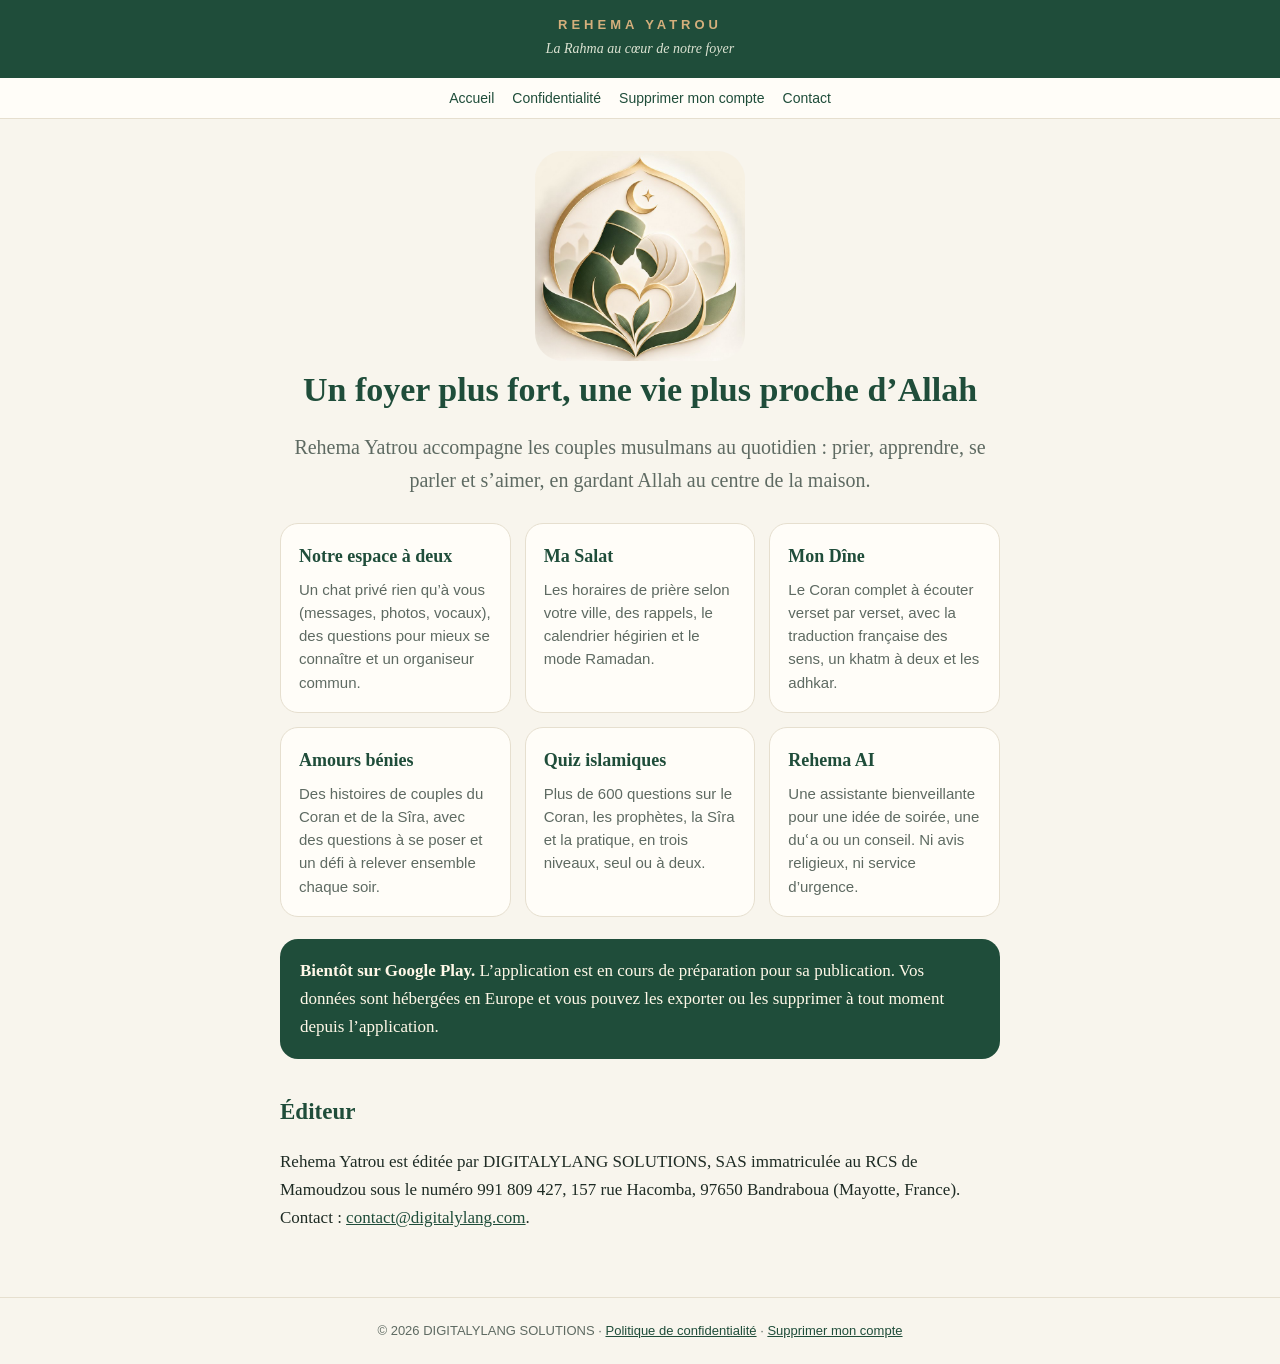
<file: index.html>
<!DOCTYPE html>
<html lang="fr">
<head>
<meta charset="utf-8">
<meta name="viewport" content="width=device-width, initial-scale=1">
<title>Rehema Yatrou — La Rahma au cœur de notre foyer</title>
<meta name="description" content="Rehema Yatrou, l’application des couples musulmans : prière, Coran audio et traduction, histoires d’amour du Coran et de la Sîra, quiz islamiques et espace privé à deux.">
<link rel="icon" href="logo.jpg">
<link rel="stylesheet" href="style.css">
</head>
<body>
<header><a href="index.html"><div class="marque">REHEMA YATROU</div><div class="devise">La Rahma au cœur de notre foyer</div></a></header>
<nav><a href="index.html">Accueil</a><a href="confidentialite.html">Confidentialité</a><a href="supprimer-mon-compte.html">Supprimer mon compte</a><a href="mailto:contact@digitalylang.com">Contact</a></nav>
<main>
  <section class="hero">
    <img src="logo.jpg" alt="Logo de Rehema Yatrou : un couple sous un croissant, entouré de feuilles en forme de cœur">
    <h1>Un foyer plus fort, une vie plus proche d’Allah</h1>
    <p class="accroche">Rehema Yatrou accompagne les couples musulmans au quotidien : prier, apprendre, se parler et s’aimer, en gardant Allah au centre de la maison.</p>
  </section>

  <div class="cartes">
    <div class="carte"><h3>Notre espace à deux</h3><p>Un chat privé rien qu’à vous (messages, photos, vocaux), des questions pour mieux se connaître et un organiseur commun.</p></div>
    <div class="carte"><h3>Ma Salat</h3><p>Les horaires de prière selon votre ville, des rappels, le calendrier hégirien et le mode Ramadan.</p></div>
    <div class="carte"><h3>Mon Dîne</h3><p>Le Coran complet à écouter verset par verset, avec la traduction française des sens, un khatm à deux et les adhkar.</p></div>
    <div class="carte"><h3>Amours bénies</h3><p>Des histoires de couples du Coran et de la Sîra, avec des questions à se poser et un défi à relever ensemble chaque soir.</p></div>
    <div class="carte"><h3>Quiz islamiques</h3><p>Plus de 600 questions sur le Coran, les prophètes, la Sîra et la pratique, en trois niveaux, seul ou à deux.</p></div>
    <div class="carte"><h3>Rehema AI</h3><p>Une assistante bienveillante pour une idée de soirée, une duʿa ou un conseil. Ni avis religieux, ni service d’urgence.</p></div>
  </div>

  <div class="encart">
    <strong>Bientôt sur Google Play.</strong> L’application est en cours de préparation pour sa publication. Vos données sont hébergées en Europe et vous pouvez les exporter ou les supprimer à tout moment depuis l’application.
  </div>

  <h2>Éditeur</h2>
  <p>Rehema Yatrou est éditée par DIGITALYLANG SOLUTIONS, SAS immatriculée au RCS de Mamoudzou sous le numéro 991 809 427, 157 rue Hacomba, 97650 Bandraboua (Mayotte, France). Contact : <a href="mailto:contact@digitalylang.com">contact@digitalylang.com</a>.</p>
</main>
<footer>© 2026 DIGITALYLANG SOLUTIONS · <a href="confidentialite.html">Politique de confidentialité</a> · <a href="supprimer-mon-compte.html">Supprimer mon compte</a></footer>
</body>
</html>
</file>
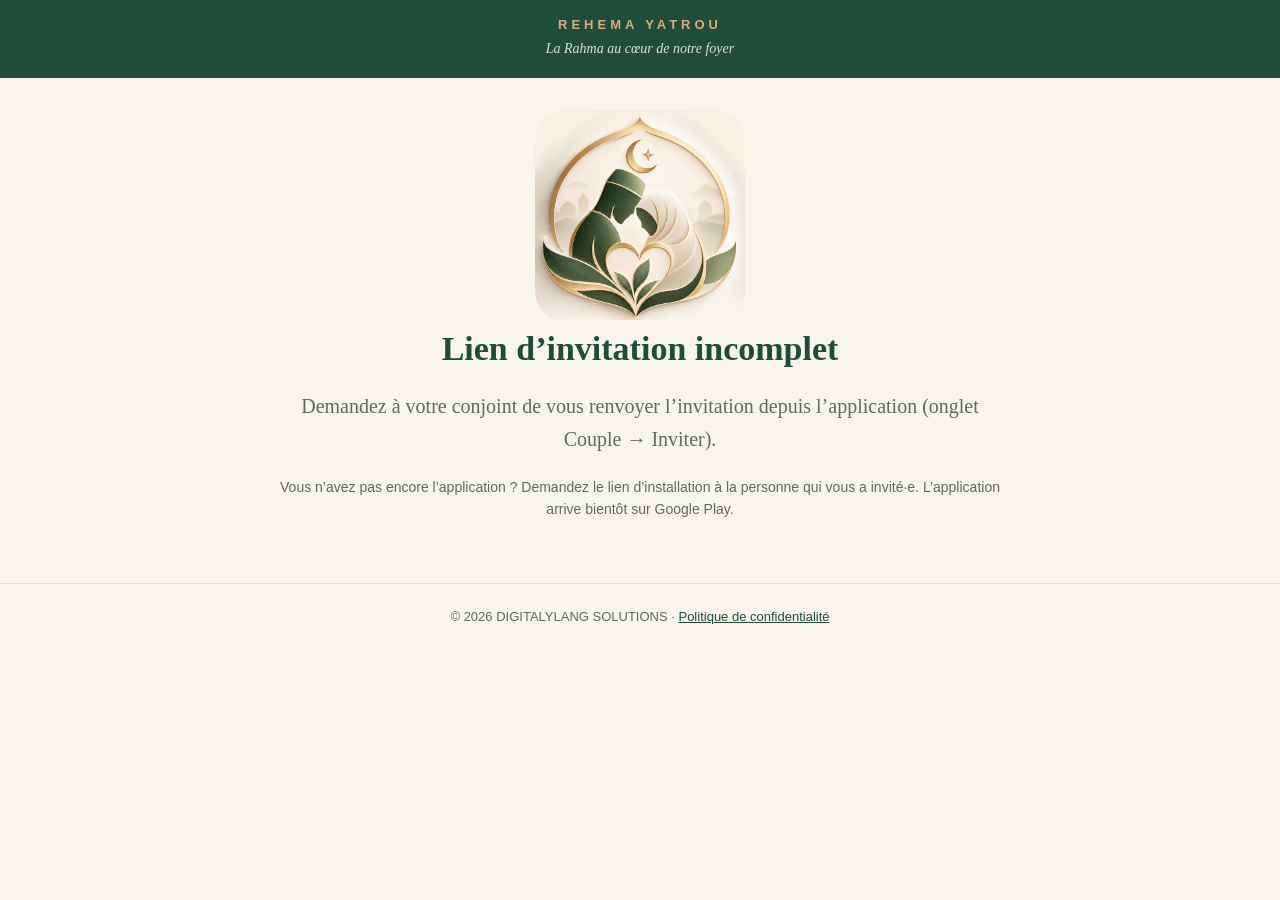
<file: invite/index.html>
<!DOCTYPE html>
<html lang="fr">
<head>
<meta charset="utf-8">
<meta name="viewport" content="width=device-width, initial-scale=1">
<title>Invitation — Rehema Yatrou</title>
<meta name="robots" content="noindex">
<link rel="icon" href="../logo.jpg">
<link rel="stylesheet" href="../style.css">
<style>
  .bouton { display: block; text-align: center; background: var(--vert); color: #FFF8E8; text-decoration: none; font: 600 17px Arial, Helvetica, sans-serif; padding: 16px; border-radius: 16px; margin: 22px 0 12px; }
  .code { font: 600 15px 'Courier New', monospace; background: #FFFDF8; border: 1px dashed var(--or); border-radius: 12px; padding: 12px; word-break: break-all; text-align: center; }
  .copier { display: block; margin: 10px auto 0; background: none; border: 1px solid var(--vert); color: var(--vert); border-radius: 12px; padding: 9px 16px; font: 14px Arial, Helvetica, sans-serif; }
</style>
</head>
<body>
<header><a href="../index.html"><div class="marque">REHEMA YATROU</div><div class="devise">La Rahma au cœur de notre foyer</div></a></header>
<main class="hero">
  <img src="../logo.jpg" alt="Logo de Rehema Yatrou">
  <h1>Vous êtes invité·e à rejoindre un espace Rehema Yatrou 🤍</h1>
  <p class="accroche">Votre conjoint vous attend dans votre espace à deux.</p>
  <a id="ouvrir" class="bouton" href="#">Ouvrir l’invitation dans l’application</a>
  <div id="bloc-code">
    <p class="note">Si l’application ne s’ouvre pas : ouvrez Rehema Yatrou, allez dans <strong>Couple → Rejoindre</strong> et collez ce code :</p>
    <div class="code" id="code"></div>
    <button class="copier" id="copier" type="button">Copier le code</button>
  </div>
  <p class="note">Vous n’avez pas encore l’application ? Demandez le lien d’installation à la personne qui vous a invité·e. L’application arrive bientôt sur Google Play.</p>
</main>
<footer>© 2026 DIGITALYLANG SOLUTIONS · <a href="../confidentialite.html">Politique de confidentialité</a></footer>
<script>
  (function () {
    var params = new URLSearchParams(window.location.search);
    var code = (params.get('code') || '').trim();
    var valide = /^[A-Za-z0-9-]{6,120}$/.test(code);
    var bouton = document.getElementById('ouvrir');
    if (!valide) {
      bouton.style.display = 'none';
      document.getElementById('bloc-code').style.display = 'none';
      document.querySelector('h1').textContent = 'Lien d’invitation incomplet';
      document.querySelector('.accroche').textContent = 'Demandez à votre conjoint de vous renvoyer l’invitation depuis l’application (onglet Couple → Inviter).';
      return;
    }
    var schema = 'rehema://invite?code=' + encodeURIComponent(code);
    var android = /Android/i.test(navigator.userAgent);
    bouton.href = android
      ? 'intent://invite?code=' + encodeURIComponent(code) + '#Intent;scheme=rehema;package=com.rehemayatrou.app;end'
      : schema;
    document.getElementById('code').textContent = code;
    document.getElementById('copier').addEventListener('click', function () {
      var b = this;
      (navigator.clipboard ? navigator.clipboard.writeText(code) : Promise.reject()).then(function () { b.textContent = 'Code copié ✓'; }, function () { b.textContent = 'Sélectionnez le code ci-dessus pour le copier'; });
    });
  })();
</script>
</body>
</html>
</file>
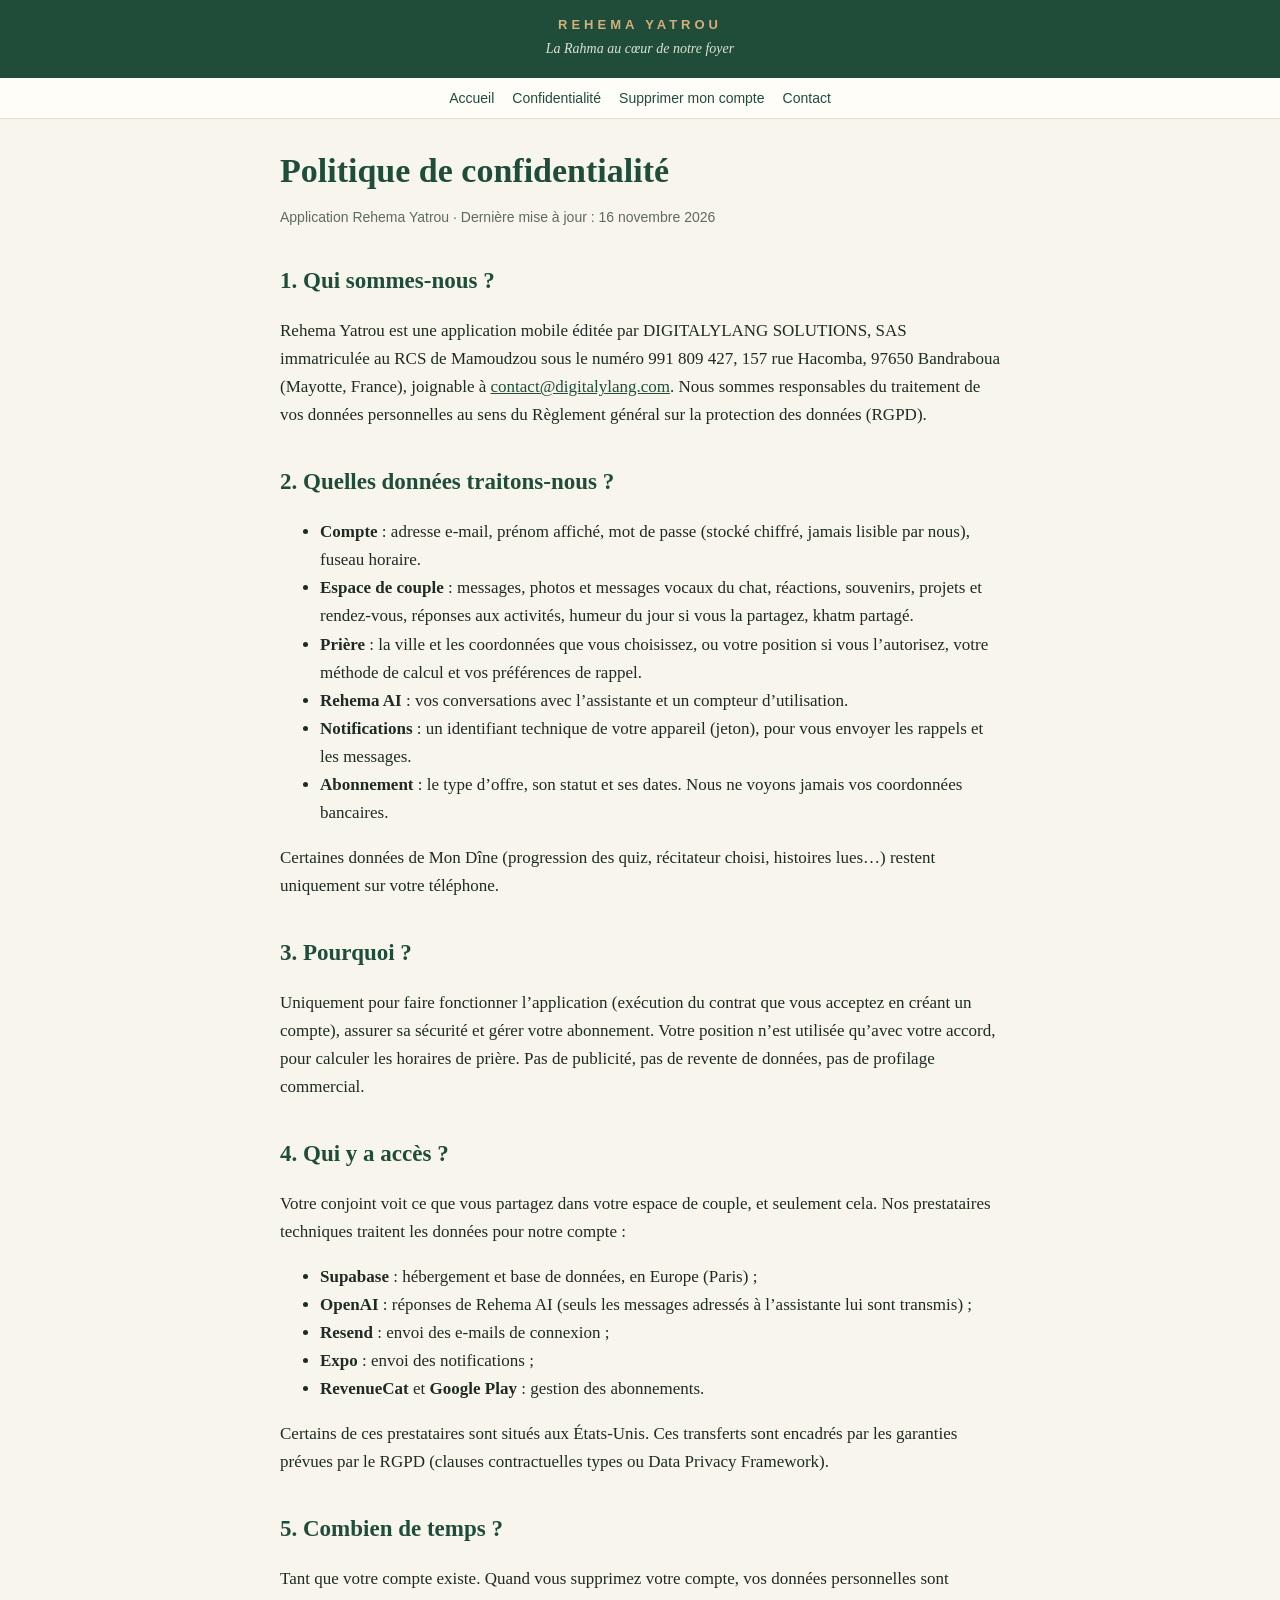
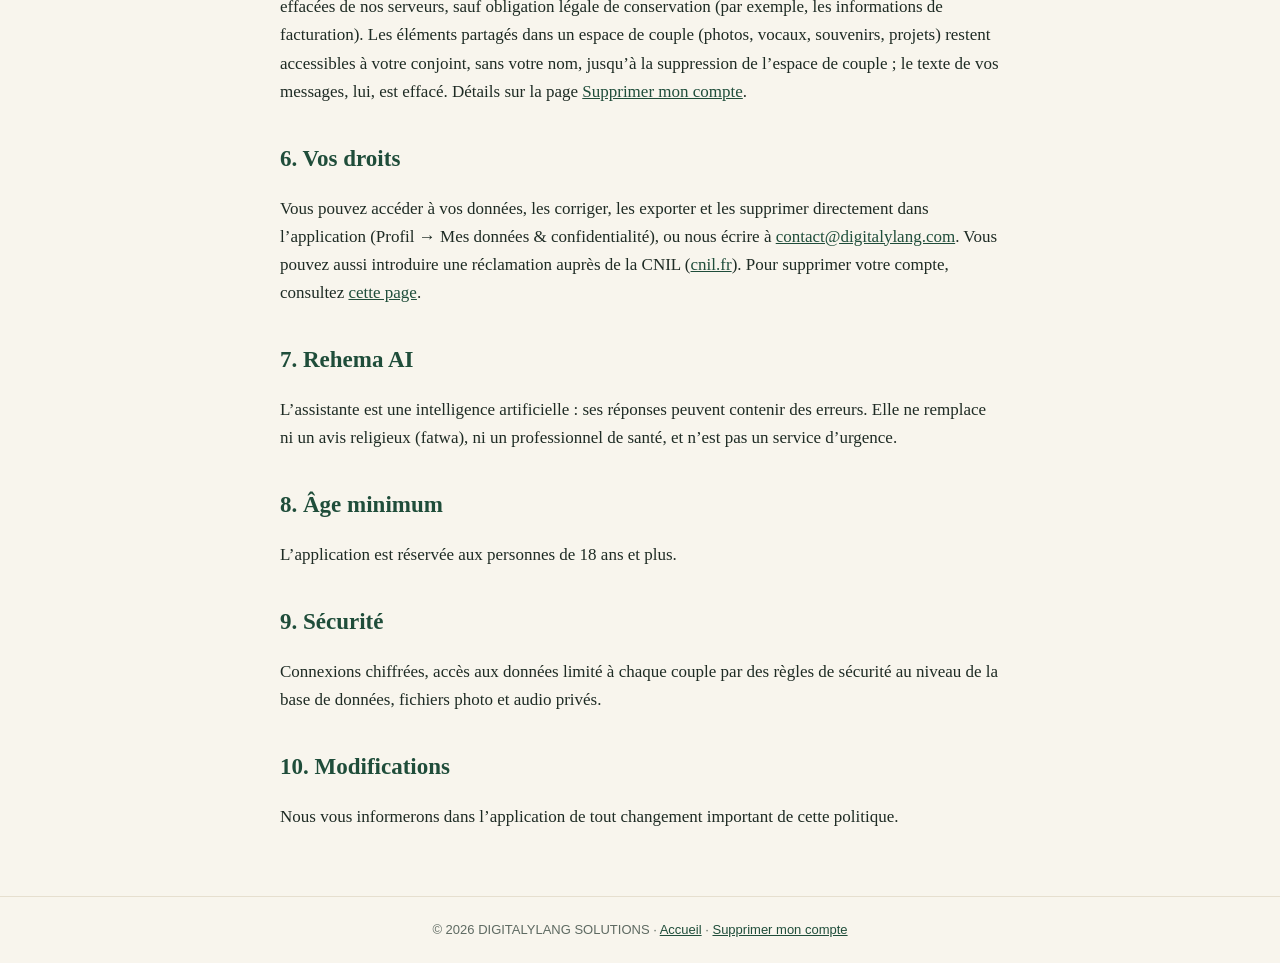
<file: confidentialite.html>
<!DOCTYPE html>
<html lang="fr">
<head>
<meta charset="utf-8">
<meta name="viewport" content="width=device-width, initial-scale=1">
<title>Politique de confidentialité — Rehema Yatrou</title>
<link rel="icon" href="logo.jpg">
<link rel="stylesheet" href="style.css">
</head>
<body>
<header><a href="index.html"><div class="marque">REHEMA YATROU</div><div class="devise">La Rahma au cœur de notre foyer</div></a></header>
<nav><a href="index.html">Accueil</a><a href="confidentialite.html">Confidentialité</a><a href="supprimer-mon-compte.html">Supprimer mon compte</a><a href="mailto:contact@digitalylang.com">Contact</a></nav>
<main>
  <h1>Politique de confidentialité</h1>
  <p class="note">Application Rehema Yatrou · Dernière mise à jour : 16 novembre 2026</p>

  <h2>1. Qui sommes-nous ?</h2>
  <p>Rehema Yatrou est une application mobile éditée par DIGITALYLANG SOLUTIONS, SAS immatriculée au RCS de Mamoudzou sous le numéro 991 809 427, 157 rue Hacomba, 97650 Bandraboua (Mayotte, France), joignable à <a href="mailto:contact@digitalylang.com">contact@digitalylang.com</a>. Nous sommes responsables du traitement de vos données personnelles au sens du Règlement général sur la protection des données (RGPD).</p>

  <h2>2. Quelles données traitons-nous ?</h2>
  <ul>
    <li><strong>Compte</strong> : adresse e-mail, prénom affiché, mot de passe (stocké chiffré, jamais lisible par nous), fuseau horaire.</li>
    <li><strong>Espace de couple</strong> : messages, photos et messages vocaux du chat, réactions, souvenirs, projets et rendez-vous, réponses aux activités, humeur du jour si vous la partagez, khatm partagé.</li>
    <li><strong>Prière</strong> : la ville et les coordonnées que vous choisissez, ou votre position si vous l’autorisez, votre méthode de calcul et vos préférences de rappel.</li>
    <li><strong>Rehema AI</strong> : vos conversations avec l’assistante et un compteur d’utilisation.</li>
    <li><strong>Notifications</strong> : un identifiant technique de votre appareil (jeton), pour vous envoyer les rappels et les messages.</li>
    <li><strong>Abonnement</strong> : le type d’offre, son statut et ses dates. Nous ne voyons jamais vos coordonnées bancaires.</li>
  </ul>
  <p>Certaines données de Mon Dîne (progression des quiz, récitateur choisi, histoires lues…) restent uniquement sur votre téléphone.</p>

  <h2>3. Pourquoi ?</h2>
  <p>Uniquement pour faire fonctionner l’application (exécution du contrat que vous acceptez en créant un compte), assurer sa sécurité et gérer votre abonnement. Votre position n’est utilisée qu’avec votre accord, pour calculer les horaires de prière. Pas de publicité, pas de revente de données, pas de profilage commercial.</p>

  <h2>4. Qui y a accès ?</h2>
  <p>Votre conjoint voit ce que vous partagez dans votre espace de couple, et seulement cela. Nos prestataires techniques traitent les données pour notre compte :</p>
  <ul>
    <li><strong>Supabase</strong> : hébergement et base de données, en Europe (Paris) ;</li>
    <li><strong>OpenAI</strong> : réponses de Rehema AI (seuls les messages adressés à l’assistante lui sont transmis) ;</li>
    <li><strong>Resend</strong> : envoi des e-mails de connexion ;</li>
    <li><strong>Expo</strong> : envoi des notifications ;</li>
    <li><strong>RevenueCat</strong> et <strong>Google Play</strong> : gestion des abonnements.</li>
  </ul>
  <p>Certains de ces prestataires sont situés aux États-Unis. Ces transferts sont encadrés par les garanties prévues par le RGPD (clauses contractuelles types ou Data Privacy Framework).</p>

  <h2>5. Combien de temps ?</h2>
  <p>Tant que votre compte existe. Quand vous supprimez votre compte, vos données personnelles sont effacées de nos serveurs, sauf obligation légale de conservation (par exemple, les informations de facturation). Les éléments partagés dans un espace de couple (photos, vocaux, souvenirs, projets) restent accessibles à votre conjoint, sans votre nom, jusqu’à la suppression de l’espace de couple ; le texte de vos messages, lui, est effacé. Détails sur la page <a href="supprimer-mon-compte.html">Supprimer mon compte</a>.</p>

  <h2>6. Vos droits</h2>
  <p>Vous pouvez accéder à vos données, les corriger, les exporter et les supprimer directement dans l’application (Profil → Mes données &amp; confidentialité), ou nous écrire à <a href="mailto:contact@digitalylang.com">contact@digitalylang.com</a>. Vous pouvez aussi introduire une réclamation auprès de la CNIL (<a href="https://www.cnil.fr">cnil.fr</a>). Pour supprimer votre compte, consultez <a href="supprimer-mon-compte.html">cette page</a>.</p>

  <h2>7. Rehema AI</h2>
  <p>L’assistante est une intelligence artificielle : ses réponses peuvent contenir des erreurs. Elle ne remplace ni un avis religieux (fatwa), ni un professionnel de santé, et n’est pas un service d’urgence.</p>

  <h2>8. Âge minimum</h2>
  <p>L’application est réservée aux personnes de 18 ans et plus.</p>

  <h2>9. Sécurité</h2>
  <p>Connexions chiffrées, accès aux données limité à chaque couple par des règles de sécurité au niveau de la base de données, fichiers photo et audio privés.</p>

  <h2>10. Modifications</h2>
  <p>Nous vous informerons dans l’application de tout changement important de cette politique.</p>
</main>
<footer>© 2026 DIGITALYLANG SOLUTIONS · <a href="index.html">Accueil</a> · <a href="supprimer-mon-compte.html">Supprimer mon compte</a></footer>
</body>
</html>
</file>
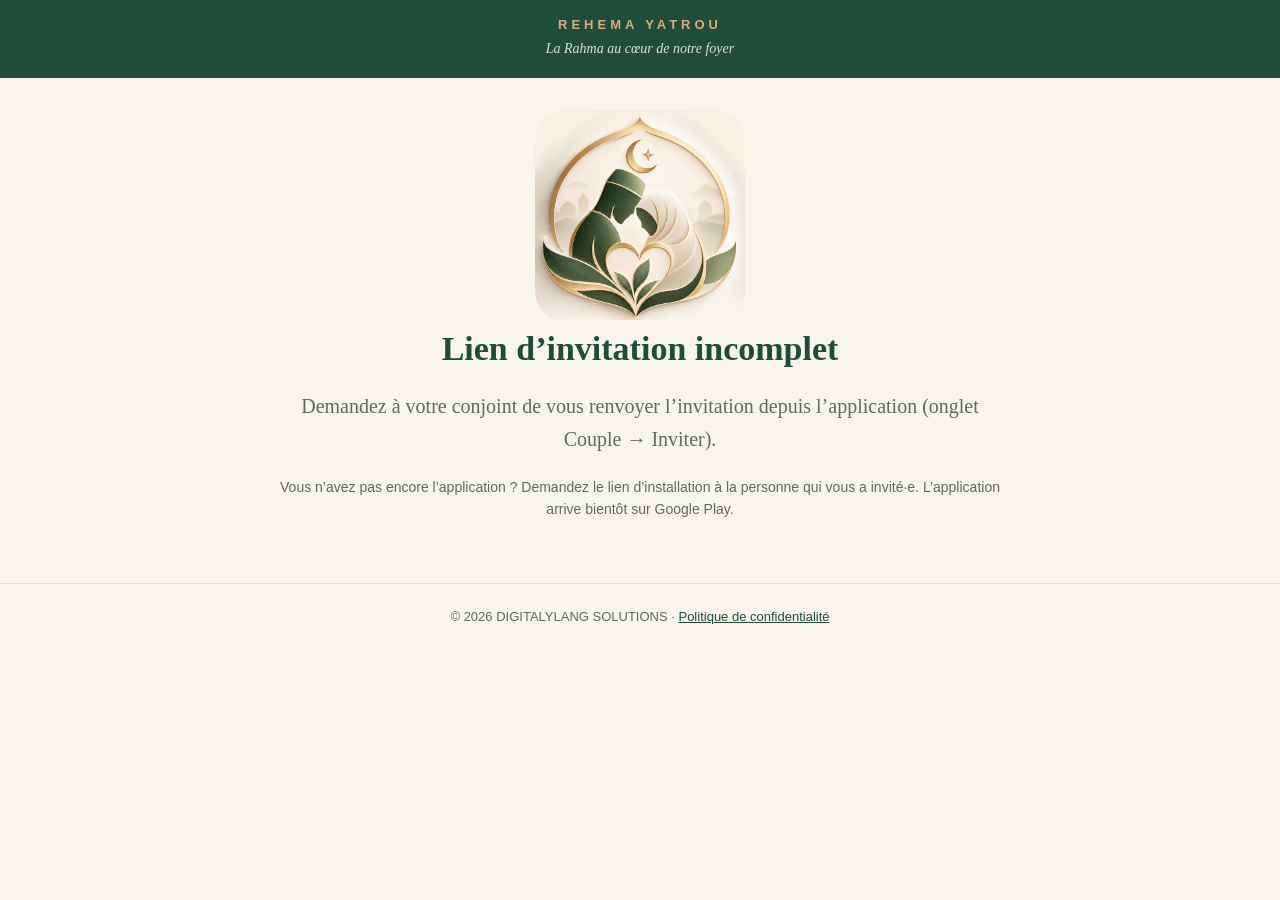
<file: invite.html>
<!DOCTYPE html>
<html lang="fr">
<head>
<meta charset="utf-8">
<meta name="viewport" content="width=device-width, initial-scale=1">
<title>Invitation — Rehema Yatrou</title>
<meta name="robots" content="noindex">
<link rel="icon" href="logo.jpg">
<link rel="stylesheet" href="style.css">
<style>
  .bouton { display: block; text-align: center; background: var(--vert); color: #FFF8E8; text-decoration: none; font: 600 17px Arial, Helvetica, sans-serif; padding: 16px; border-radius: 16px; margin: 22px 0 12px; }
  .code { font: 600 15px 'Courier New', monospace; background: #FFFDF8; border: 1px dashed var(--or); border-radius: 12px; padding: 12px; word-break: break-all; text-align: center; }
  .copier { display: block; margin: 10px auto 0; background: none; border: 1px solid var(--vert); color: var(--vert); border-radius: 12px; padding: 9px 16px; font: 14px Arial, Helvetica, sans-serif; }
</style>
</head>
<body>
<header><a href="index.html"><div class="marque">REHEMA YATROU</div><div class="devise">La Rahma au cœur de notre foyer</div></a></header>
<main class="hero">
  <img src="logo.jpg" alt="Logo de Rehema Yatrou">
  <h1>Vous êtes invité·e à rejoindre un espace Rehema Yatrou 🤍</h1>
  <p class="accroche">Votre conjoint vous attend dans votre espace à deux.</p>
  <a id="ouvrir" class="bouton" href="#">Ouvrir l’invitation dans l’application</a>
  <div id="bloc-code">
    <p class="note">Si l’application ne s’ouvre pas : ouvrez Rehema Yatrou, allez dans <strong>Couple → Rejoindre</strong> et collez ce code :</p>
    <div class="code" id="code"></div>
    <button class="copier" id="copier" type="button">Copier le code</button>
  </div>
  <p class="note">Vous n’avez pas encore l’application ? Demandez le lien d’installation à la personne qui vous a invité·e. L’application arrive bientôt sur Google Play.</p>
</main>
<footer>© 2026 DIGITALYLANG SOLUTIONS · <a href="confidentialite.html">Politique de confidentialité</a></footer>
<script>
  (function () {
    var params = new URLSearchParams(window.location.search);
    var code = (params.get('code') || '').trim();
    var valide = /^[A-Za-z0-9-]{6,120}$/.test(code);
    var bouton = document.getElementById('ouvrir');
    if (!valide) {
      bouton.style.display = 'none';
      document.getElementById('bloc-code').style.display = 'none';
      document.querySelector('h1').textContent = 'Lien d’invitation incomplet';
      document.querySelector('.accroche').textContent = 'Demandez à votre conjoint de vous renvoyer l’invitation depuis l’application (onglet Couple → Inviter).';
      return;
    }
    var schema = 'rehema://invite?code=' + encodeURIComponent(code);
    var android = /Android/i.test(navigator.userAgent);
    bouton.href = android
      ? 'intent://invite?code=' + encodeURIComponent(code) + '#Intent;scheme=rehema;package=com.rehemayatrou.app;end'
      : schema;
    document.getElementById('code').textContent = code;
    document.getElementById('copier').addEventListener('click', function () {
      var b = this;
      (navigator.clipboard ? navigator.clipboard.writeText(code) : Promise.reject()).then(function () { b.textContent = 'Code copié ✓'; }, function () { b.textContent = 'Sélectionnez le code ci-dessus pour le copier'; });
    });
  })();
</script>
</body>
</html>
</file>
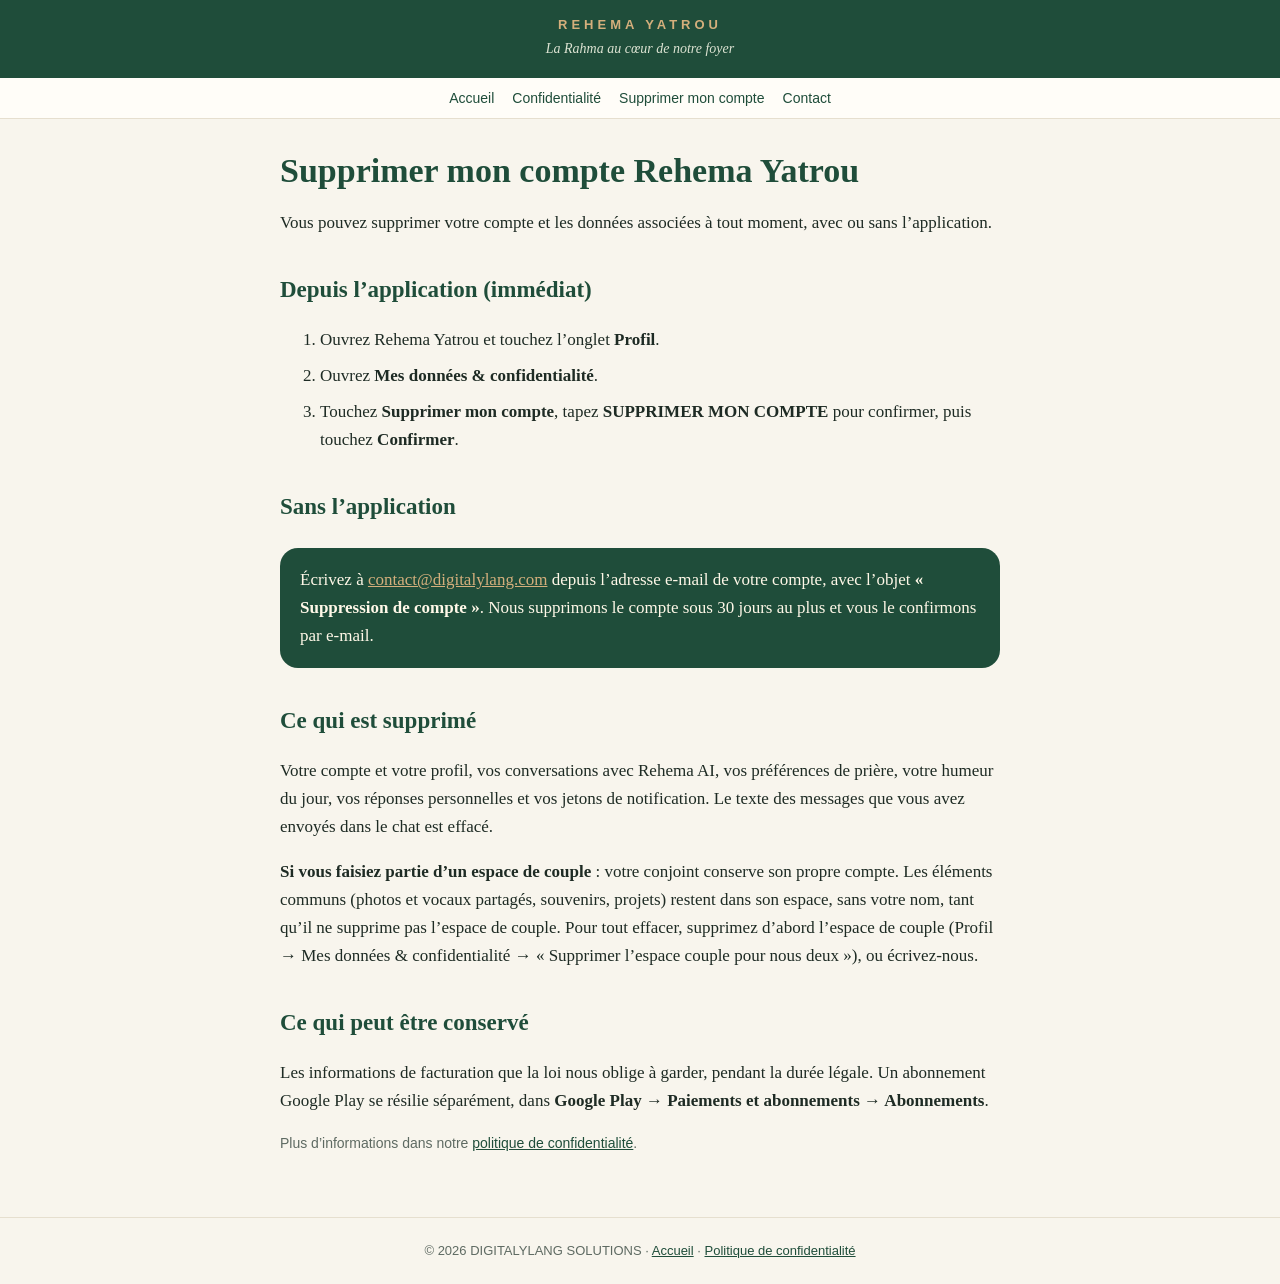
<file: supprimer-mon-compte.html>
<!DOCTYPE html>
<html lang="fr">
<head>
<meta charset="utf-8">
<meta name="viewport" content="width=device-width, initial-scale=1">
<title>Supprimer mon compte — Rehema Yatrou</title>
<link rel="icon" href="logo.jpg">
<link rel="stylesheet" href="style.css">
</head>
<body>
<header><a href="index.html"><div class="marque">REHEMA YATROU</div><div class="devise">La Rahma au cœur de notre foyer</div></a></header>
<nav><a href="index.html">Accueil</a><a href="confidentialite.html">Confidentialité</a><a href="supprimer-mon-compte.html">Supprimer mon compte</a><a href="mailto:contact@digitalylang.com">Contact</a></nav>
<main>
  <h1>Supprimer mon compte Rehema Yatrou</h1>
  <p>Vous pouvez supprimer votre compte et les données associées à tout moment, avec ou sans l’application.</p>

  <h2>Depuis l’application (immédiat)</h2>
  <ol class="etapes">
    <li>Ouvrez Rehema Yatrou et touchez l’onglet <strong>Profil</strong>.</li>
    <li>Ouvrez <strong>Mes données &amp; confidentialité</strong>.</li>
    <li>Touchez <strong>Supprimer mon compte</strong>, tapez <strong>SUPPRIMER MON COMPTE</strong> pour confirmer, puis touchez <strong>Confirmer</strong>.</li>
  </ol>

  <h2>Sans l’application</h2>
  <div class="encart">
    Écrivez à <a href="mailto:contact@digitalylang.com?subject=Suppression%20de%20compte%20Rehema%20Yatrou">contact@digitalylang.com</a> depuis l’adresse e-mail de votre compte, avec l’objet <strong>« Suppression de compte »</strong>. Nous supprimons le compte sous 30 jours au plus et vous le confirmons par e-mail.
  </div>

  <h2>Ce qui est supprimé</h2>
  <p>Votre compte et votre profil, vos conversations avec Rehema AI, vos préférences de prière, votre humeur du jour, vos réponses personnelles et vos jetons de notification. Le texte des messages que vous avez envoyés dans le chat est effacé.</p>
  <p><strong>Si vous faisiez partie d’un espace de couple</strong> : votre conjoint conserve son propre compte. Les éléments communs (photos et vocaux partagés, souvenirs, projets) restent dans son espace, sans votre nom, tant qu’il ne supprime pas l’espace de couple. Pour tout effacer, supprimez d’abord l’espace de couple (Profil → Mes données &amp; confidentialité → « Supprimer l’espace couple pour nous deux »), ou écrivez-nous.</p>

  <h2>Ce qui peut être conservé</h2>
  <p>Les informations de facturation que la loi nous oblige à garder, pendant la durée légale. Un abonnement Google Play se résilie séparément, dans <strong>Google Play → Paiements et abonnements → Abonnements</strong>.</p>

  <p class="note">Plus d’informations dans notre <a href="confidentialite.html">politique de confidentialité</a>.</p>
</main>
<footer>© 2026 DIGITALYLANG SOLUTIONS · <a href="index.html">Accueil</a> · <a href="confidentialite.html">Politique de confidentialité</a></footer>
</body>
</html>
</file>
<file: style.css>
:root { --vert: #1F4D3A; --sauge: #6B8F71; --or: #D4AF7C; --ivoire: #F8F5ED; --encre: #1E2B24; --gris: #5E6A62; --ligne: #E6DFCF; }
* { box-sizing: border-box; }
body { margin: 0; background: var(--ivoire); color: var(--encre); font: 17px/1.65 Georgia, 'Times New Roman', serif; }
a { color: var(--vert); }
header { background: var(--vert); color: #FFF8E8; text-align: center; padding: 18px 16px; }
header a { color: #FFF8E8; text-decoration: none; }
header .marque { font: 600 13px/1 Arial, Helvetica, sans-serif; letter-spacing: 4px; color: var(--or); }
header .devise { font-style: italic; font-size: 14px; color: #DCE3D2; margin-top: 6px; }
nav { display: flex; gap: 18px; justify-content: center; flex-wrap: wrap; padding: 12px; font: 14px Arial, Helvetica, sans-serif; border-bottom: 1px solid var(--ligne); background: #FFFDF8; }
nav a { text-decoration: none; }
main { max-width: 760px; margin: 0 auto; padding: 32px 20px 48px; }
h1 { font-size: 34px; line-height: 1.2; color: var(--vert); margin: 0 0 12px; }
h2 { font-size: 23px; color: var(--vert); margin: 34px 0 8px; }
.hero { text-align: center; }
.hero img { width: 210px; max-width: 60%; border-radius: 28px; }
.hero p.accroche { font-size: 20px; color: var(--gris); }
.cartes { display: grid; grid-template-columns: repeat(auto-fit, minmax(210px, 1fr)); gap: 14px; margin-top: 26px; }
.carte { background: #FFFDF8; border: 1px solid var(--ligne); border-radius: 18px; padding: 18px; }
.carte h3 { margin: 0 0 6px; font-size: 18px; color: var(--vert); }
.carte p { margin: 0; font: 15px/1.55 Arial, Helvetica, sans-serif; color: var(--gris); }
.encart { background: var(--vert); color: #FFF8E8; border-radius: 18px; padding: 18px 20px; margin: 22px 0; }
.encart a { color: var(--or); }
.note { font: 14px/1.6 Arial, Helvetica, sans-serif; color: var(--gris); }
.etapes li { margin-bottom: 8px; }
footer { border-top: 1px solid var(--ligne); text-align: center; padding: 22px 16px; font: 13px/1.7 Arial, Helvetica, sans-serif; color: var(--gris); }
</file>
